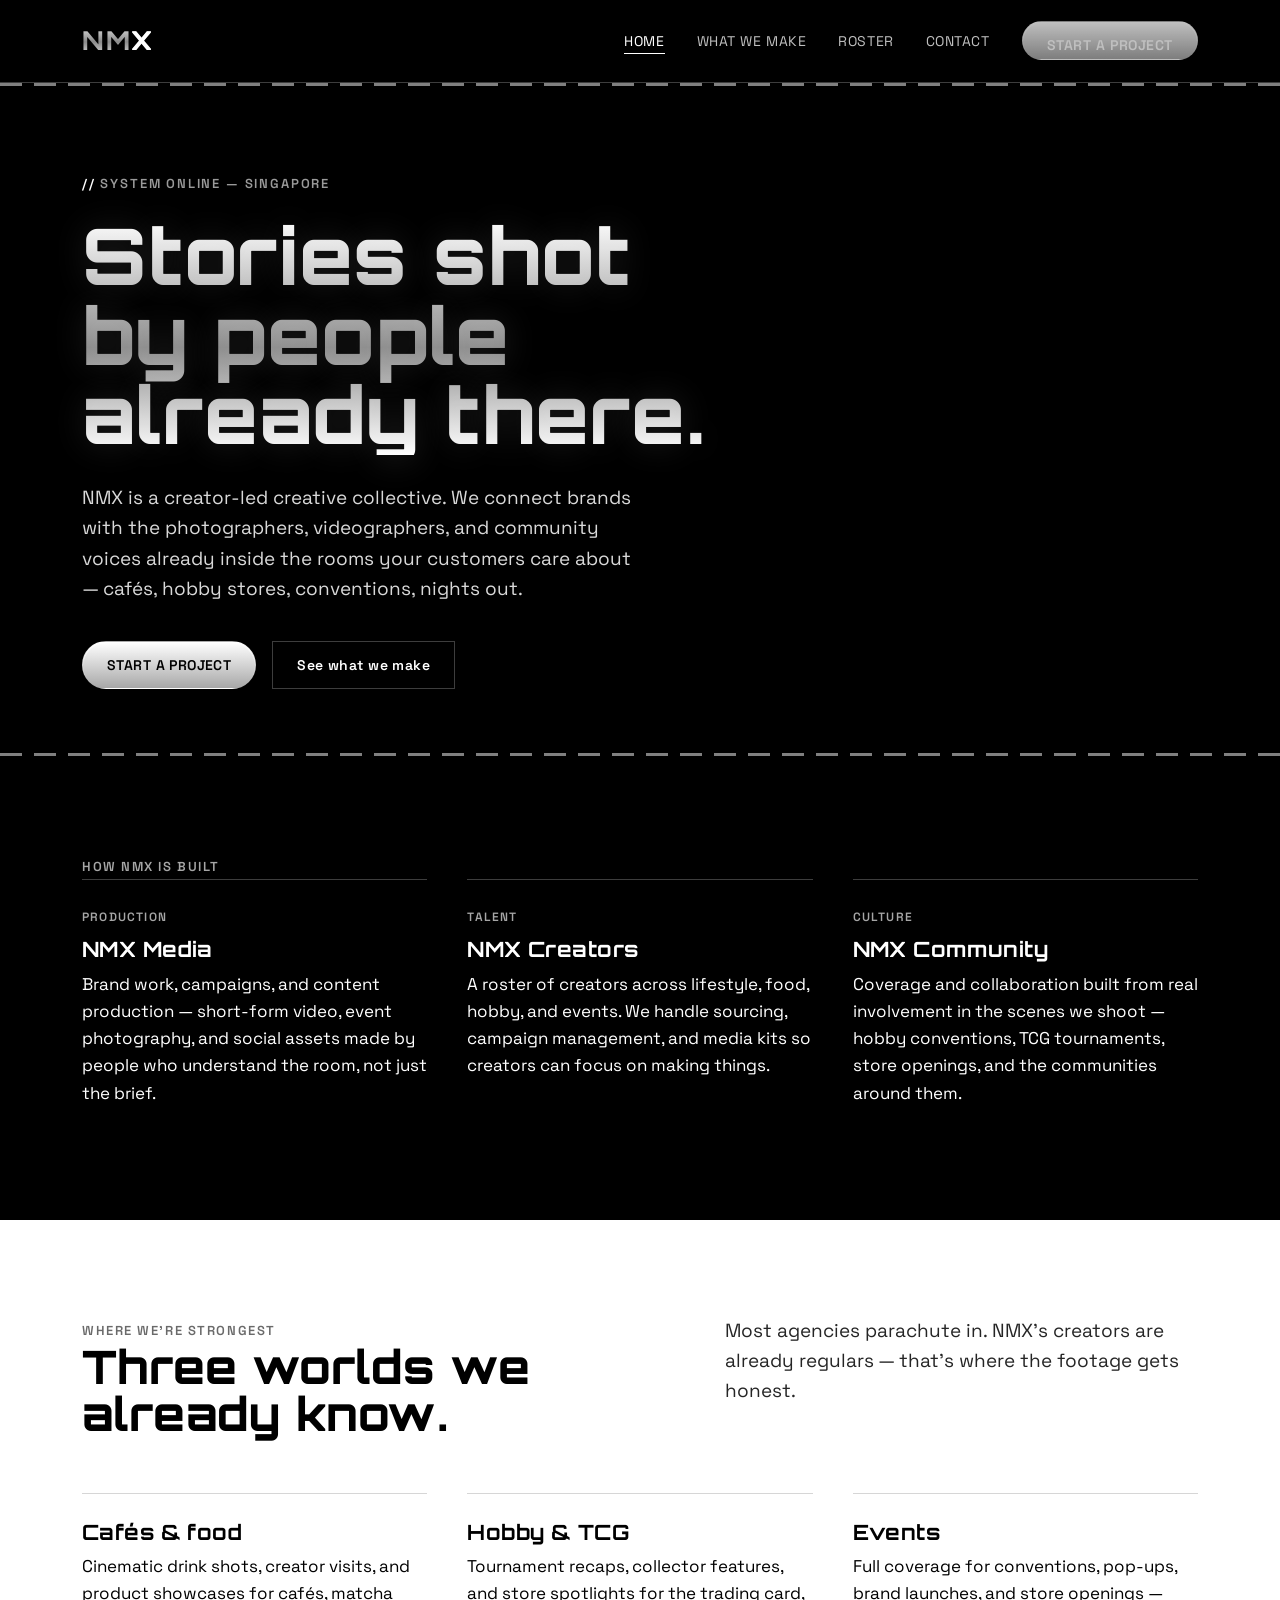
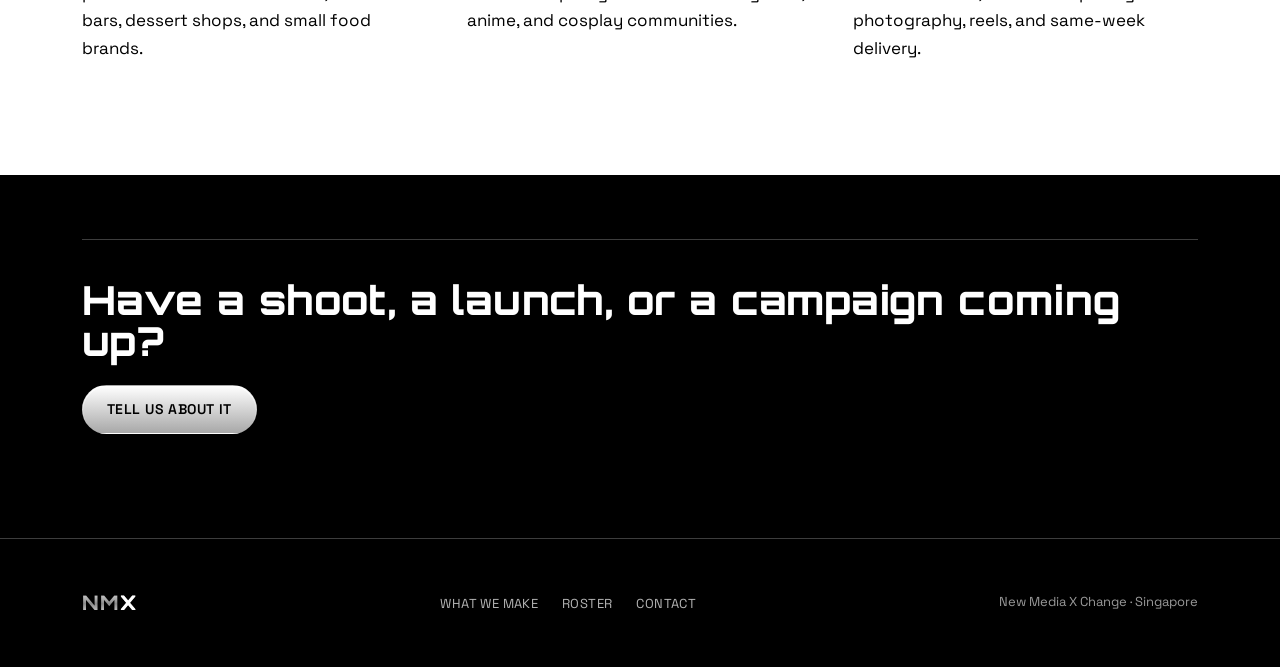
<file: nmx-site/index.html>
<!DOCTYPE html>
<html lang="en">
<head>
<meta charset="UTF-8">
<meta name="viewport" content="width=device-width, initial-scale=1.0">
<title>NMX — Creator Led. Creative Collective. Singapore.</title>
<link rel="stylesheet" href="styles.css">
</head>
<body>

<header class="site">
  <div class="wordmark-row"></div>
  <nav class="nav">
    <a href="index.html" class="wordmark">NM<span>X</span></a>
    <button class="nav-toggle" aria-label="Menu">☰</button>
    <ul class="nav-links">
      <li><a href="index.html" class="active">Home</a></li>
      <li><a href="work.html">What we make</a></li>
      <li><a href="roster.html">Roster</a></li>
      <li><a href="contact.html">Contact</a></li>
      <li><a href="contact.html" class="btn btn-primary">Start a project</a></li>
    </ul>
  </nav>
</header>

<div class="sprockets on-ink">
  <span></span><span></span><span></span><span></span><span></span><span></span><span></span><span></span><span></span><span></span><span></span><span></span><span></span><span></span><span></span><span></span><span></span><span></span><span></span><span></span><span></span><span></span><span></span><span></span><span></span><span></span><span></span><span></span><span></span><span></span>
</div>

<section class="hero">
  <div class="wrap">
    <span class="frame-tag">System online — Singapore</span>
    <h1>Stories shot<br>by people<br>already there.</h1>
    <p class="lede">NMX is a creator-led creative collective. We connect brands with the photographers, videographers, and community voices already inside the rooms your customers care about — cafés, hobby stores, conventions, nights out.</p>
    <div class="actions">
      <a href="contact.html" class="btn btn-primary">Start a project</a>
      <a href="work.html" class="btn btn-outline">See what we make</a>
    </div>
  </div>
</section>

<div class="sprockets on-ink">
  <span></span><span></span><span></span><span></span><span></span><span></span><span></span><span></span><span></span><span></span><span></span><span></span><span></span><span></span><span></span><span></span><span></span><span></span><span></span><span></span><span></span><span></span><span></span><span></span><span></span><span></span><span></span><span></span><span></span><span></span>
</div>

<section>
  <div class="wrap">
    <span class="eyebrow">How NMX is built</span>
    <div class="grid-3">
      <div class="pillar">
        <span class="tag">Production</span>
        <h3>NMX Media</h3>
        <p>Brand work, campaigns, and content production — short-form video, event photography, and social assets made by people who understand the room, not just the brief.</p>
      </div>
      <div class="pillar">
        <span class="tag">Talent</span>
        <h3>NMX Creators</h3>
        <p>A roster of creators across lifestyle, food, hobby, and events. We handle sourcing, campaign management, and media kits so creators can focus on making things.</p>
      </div>
      <div class="pillar">
        <span class="tag">Culture</span>
        <h3>NMX Community</h3>
        <p>Coverage and collaboration built from real involvement in the scenes we shoot — hobby conventions, TCG tournaments, store openings, and the communities around them.</p>
      </div>
    </div>
  </div>
</section>

<section class="on-paper">
  <div class="wrap">
    <div class="grid-2">
      <div>
        <span class="eyebrow">Where we're strongest</span>
        <h2>Three worlds we already know.</h2>
      </div>
      <p class="lede">Most agencies parachute in. NMX's creators are already regulars — that's where the footage gets honest.</p>
    </div>
    <div class="grid-3" style="margin-top:56px;">
      <div class="pillar">
        <h3>Cafés &amp; food</h3>
        <p>Cinematic drink shots, creator visits, and product showcases for cafés, matcha bars, dessert shops, and small food brands.</p>
      </div>
      <div class="pillar">
        <h3>Hobby &amp; TCG</h3>
        <p>Tournament recaps, collector features, and store spotlights for the trading card, anime, and cosplay communities.</p>
      </div>
      <div class="pillar">
        <h3>Events</h3>
        <p>Full coverage for conventions, pop-ups, brand launches, and store openings — photography, reels, and same-week delivery.</p>
      </div>
    </div>
  </div>
</section>

<section class="tight">
  <div class="wrap">
    <div class="open-slot">
      <div>
        <h2 style="font-size: clamp(28px,3.4vw,40px);">Have a shoot, a launch, or a campaign coming up?</h2>
      </div>
      <a href="contact.html" class="btn btn-primary">Tell us about it</a>
    </div>
  </div>
</section>

<footer class="site">
  <div class="wrap footer-row">
    <span class="wordmark" style="font-size:20px;">NM<span>X</span></span>
    <ul class="footer-links">
      <li><a href="work.html">What we make</a></li>
      <li><a href="roster.html">Roster</a></li>
      <li><a href="contact.html">Contact</a></li>
    </ul>
    <span class="fine">New Media X Change · Singapore</span>
  </div>
</footer>

<script src="script.js"></script>
</body>
</html>
</file>
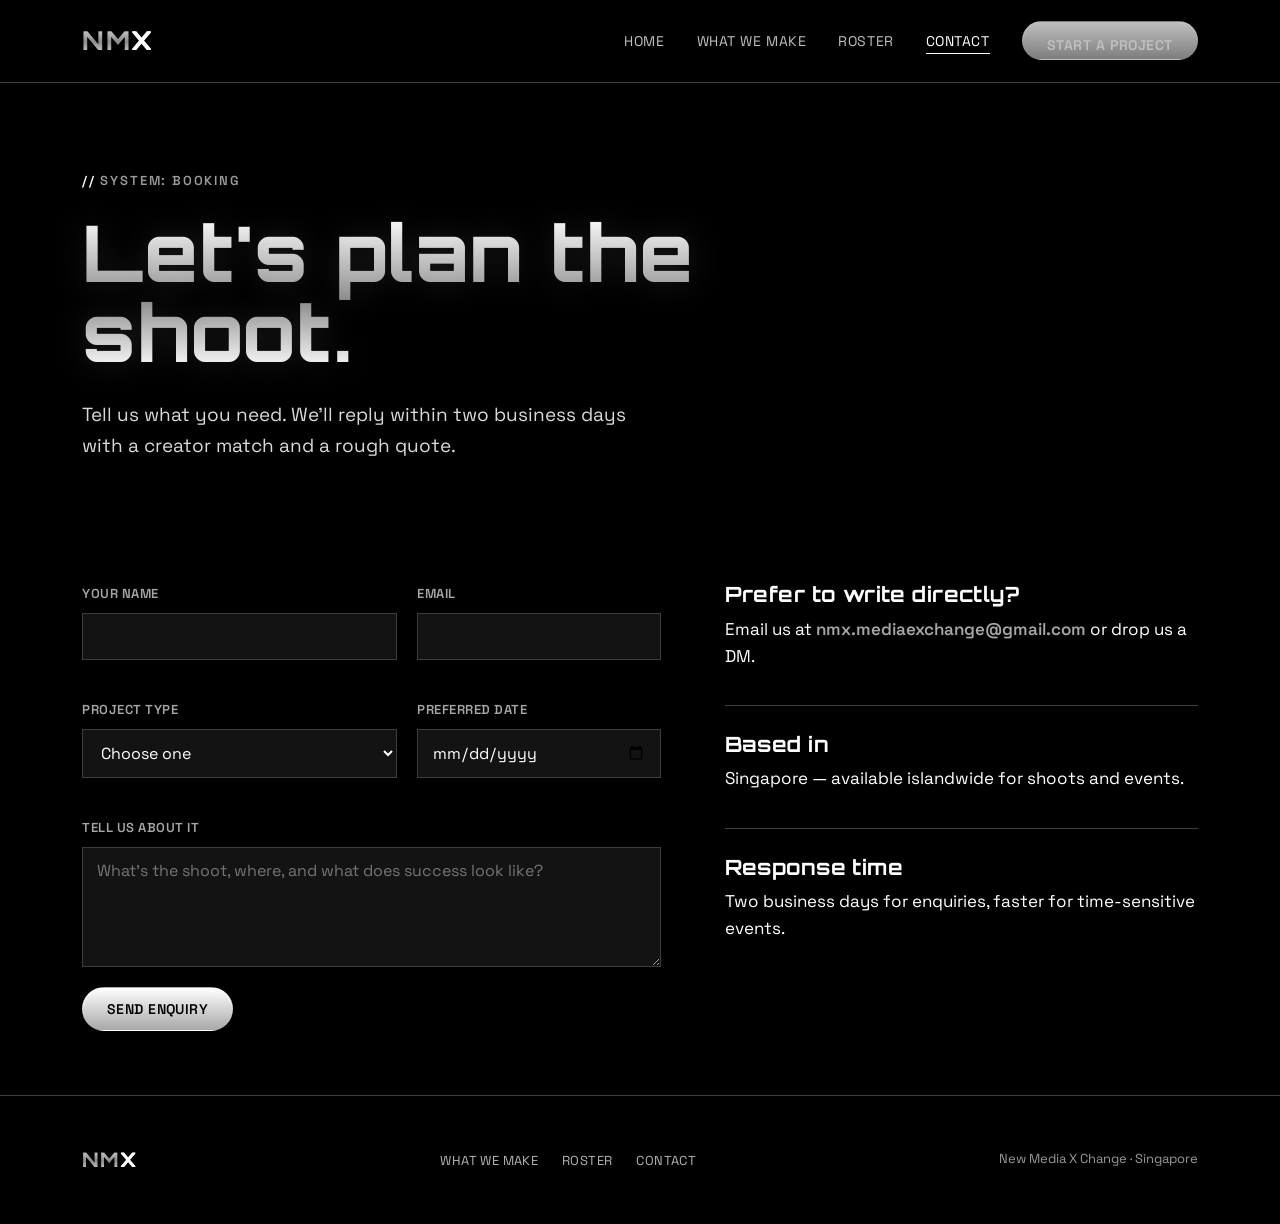
<file: nmx-site/contact.html>
<!DOCTYPE html>
<html lang="en">
<head>
<meta charset="UTF-8">
<meta name="viewport" content="width=device-width, initial-scale=1.0">
<title>Contact & booking — NMX</title>
<link rel="stylesheet" href="styles.css">
</head>
<body>

<header class="site">
  <nav class="nav">
    <a href="index.html" class="wordmark">NM<span>X</span></a>
    <button class="nav-toggle" aria-label="Menu">☰</button>
    <ul class="nav-links">
      <li><a href="index.html">Home</a></li>
      <li><a href="work.html">What we make</a></li>
      <li><a href="roster.html">Roster</a></li>
      <li><a href="contact.html" class="active">Contact</a></li>
      <li><a href="contact.html" class="btn btn-primary">Start a project</a></li>
    </ul>
  </nav>
</header>

<section class="hero" style="padding-bottom: 40px;">
  <div class="wrap">
    <span class="frame-tag">System: Booking</span>
    <h1 style="max-width: 13ch;">Let's plan the shoot.</h1>
    <p class="lede">Tell us what you need. We'll reply within two business days with a creator match and a rough quote.</p>
  </div>
</section>

<section class="tight">
  <div class="wrap grid-2">

    <form id="booking-form">
      <div class="form-grid">
        <div class="field">
          <label for="b-name">Your name</label>
          <input id="b-name" type="text" required>
        </div>
        <div class="field">
          <label for="b-email">Email</label>
          <input id="b-email" type="email" required>
        </div>
        <div class="field">
          <label for="b-project">Project type</label>
          <select id="b-project" required>
            <option value="">Choose one</option>
            <option>Content production (photo/video)</option>
            <option>Brand collaboration</option>
            <option>Event coverage</option>
            <option>Monthly partnership</option>
            <option>Joining the creator roster</option>
            <option>Something else</option>
          </select>
        </div>
        <div class="field">
          <label for="b-date">Preferred date</label>
          <input id="b-date" type="date">
        </div>
        <div class="field full">
          <label for="b-details">Tell us about it</label>
          <textarea id="b-details" placeholder="What's the shoot, where, and what does success look like?" required></textarea>
        </div>
      </div>
      <button type="submit" class="btn btn-primary">Send enquiry</button>
      <p id="booking-confirm" class="fine" hidden style="margin-top:16px;"></p>
    </form>

    <div class="contact-direct">
      <div class="pillar" style="border-top:none; padding-top:0;">
        <h3>Prefer to write directly?</h3>
        <p>Email us at <a href="mailto:nmx.mediaexchange@gmail.com">nmx.mediaexchange@gmail.com</a> or drop us a DM.</p>
      </div>
      <div class="pillar">
        <h3>Based in</h3>
        <p>Singapore — available islandwide for shoots and events.</p>
      </div>
      <div class="pillar">
        <h3>Response time</h3>
        <p>Two business days for enquiries, faster for time-sensitive events.</p>
      </div>
    </div>

  </div>
</section>

<footer class="site">
  <div class="wrap footer-row">
    <span class="wordmark" style="font-size:20px;">NM<span>X</span></span>
    <ul class="footer-links">
      <li><a href="work.html">What we make</a></li>
      <li><a href="roster.html">Roster</a></li>
      <li><a href="contact.html">Contact</a></li>
    </ul>
    <span class="fine">New Media X Change · Singapore</span>
  </div>
</footer>

<script src="script.js"></script>
</body>
</html>
</file>
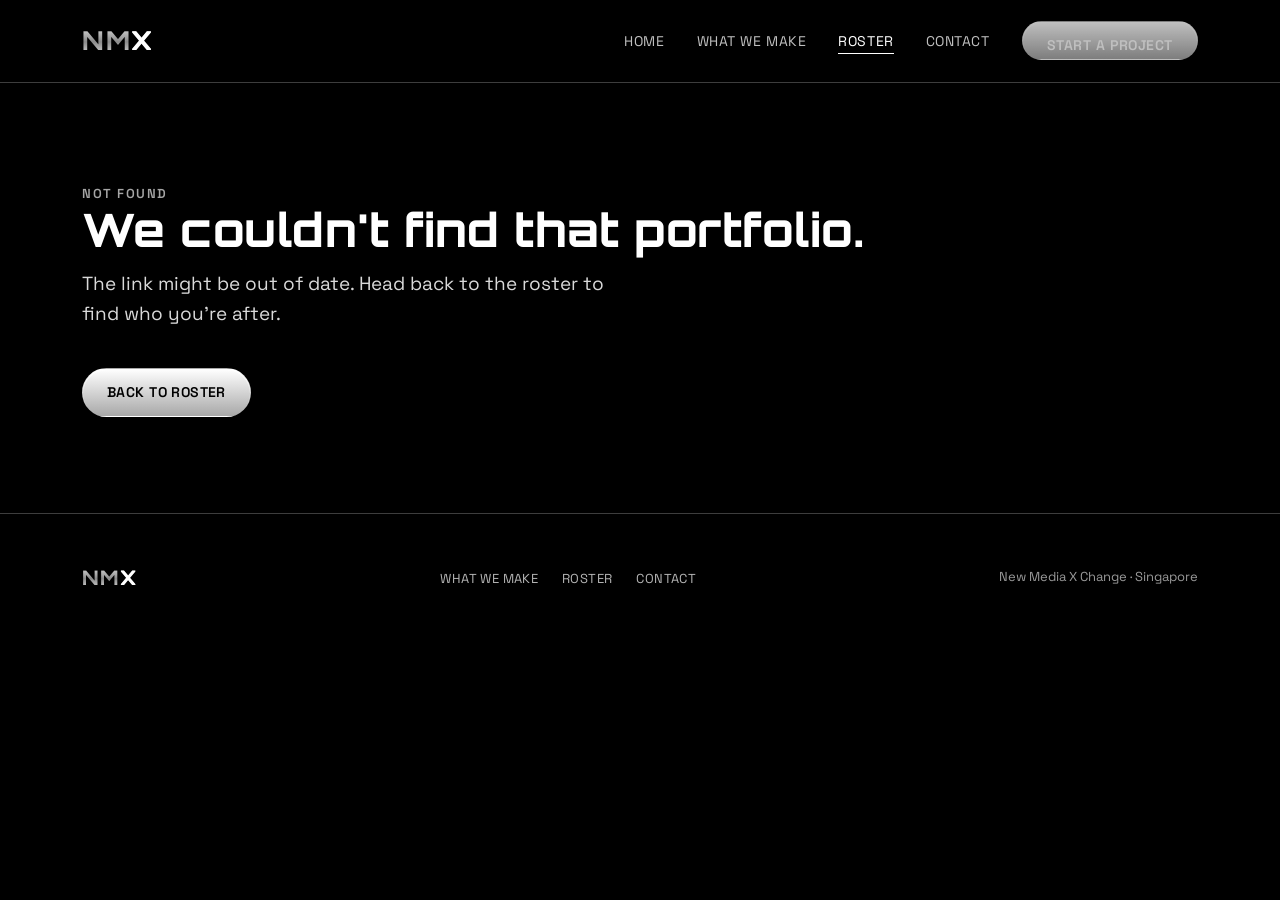
<file: nmx-site/portfolio.html>
<!DOCTYPE html>
<html lang="en">
<head>
<meta charset="UTF-8">
<meta name="viewport" content="width=device-width, initial-scale=1.0">
<title>Portfolio — NMX</title>
<link rel="stylesheet" href="styles.css">
</head>
<body>

<header class="site">
  <nav class="nav">
    <a href="index.html" class="wordmark">NM<span>X</span></a>
    <button class="nav-toggle" aria-label="Menu">☰</button>
    <ul class="nav-links">
      <li><a href="index.html">Home</a></li>
      <li><a href="work.html">What we make</a></li>
      <li><a href="roster.html" class="active">Roster</a></li>
      <li><a href="contact.html">Contact</a></li>
      <li><a href="contact.html" class="btn btn-primary">Start a project</a></li>
    </ul>
  </nav>
</header>

<div id="portfolio-root">
  <section class="hero" style="padding-bottom: 40px;">
    <div class="wrap">
      <span class="frame-tag" id="p-frame-tag">Contact sheet</span>
      <h1 id="p-name" style="max-width: 16ch;">Name</h1>
      <p class="handle" id="p-role" style="font-size:16px; opacity:.85;">Role</p>
      <p class="lede" id="p-tagline" style="margin-top:22px;">Tagline</p>
      <div class="actions" id="p-socials"></div>
    </div>
  </section>

  <div class="sprockets on-ink">
    <span></span><span></span><span></span><span></span><span></span><span></span><span></span><span></span><span></span><span></span><span></span><span></span><span></span><span></span><span></span><span></span><span></span><span></span><span></span><span></span><span></span><span></span><span></span><span></span><span></span><span></span><span></span><span></span><span></span><span></span>
  </div>

  <section class="tight">
    <div class="wrap">
      <div class="gallery" id="p-gallery"></div>
    </div>
  </section>

  <section class="on-paper">
    <div class="wrap grid-2">
      <div>
        <span class="eyebrow">About <span id="p-handle">@handle</span></span>
        <p id="p-bio" style="font-size:18px;"></p>
      </div>
      <div class="pillar" style="border-top:none; padding-top:0;">
        <h3>Services</h3>
        <div class="services" id="p-services"></div>
      </div>
    </div>
  </section>

  <section class="tight">
    <div class="wrap">
      <div class="open-slot">
        <div>
          <h3>Want to work together?</h3>
          <p class="fine">Send a booking enquiry straight through — we'll route it to the right person.</p>
        </div>
        <a href="contact.html" id="p-book" class="btn btn-primary">Book this creator</a>
      </div>
    </div>
  </section>
</div>

<div id="portfolio-not-found" class="wrap" style="padding: 96px 32px; text-align:left;" hidden>
  <span class="eyebrow">Not found</span>
  <h2>We couldn't find that portfolio.</h2>
  <p class="lede" style="margin-top:16px;">The link might be out of date. Head back to the roster to find who you're after.</p>
  <a href="roster.html" class="btn btn-primary" style="margin-top: 20px;">Back to roster</a>
</div>

<footer class="site">
  <div class="wrap footer-row">
    <span class="wordmark" style="font-size:20px;">NM<span>X</span></span>
    <ul class="footer-links">
      <li><a href="work.html">What we make</a></li>
      <li><a href="roster.html">Roster</a></li>
      <li><a href="contact.html">Contact</a></li>
    </ul>
    <span class="fine">New Media X Change · Singapore</span>
  </div>
</footer>

<script src="portfolios-data.js"></script>
<script src="portfolio.js"></script>
<script src="script.js"></script>
</body>
</html>
</file>
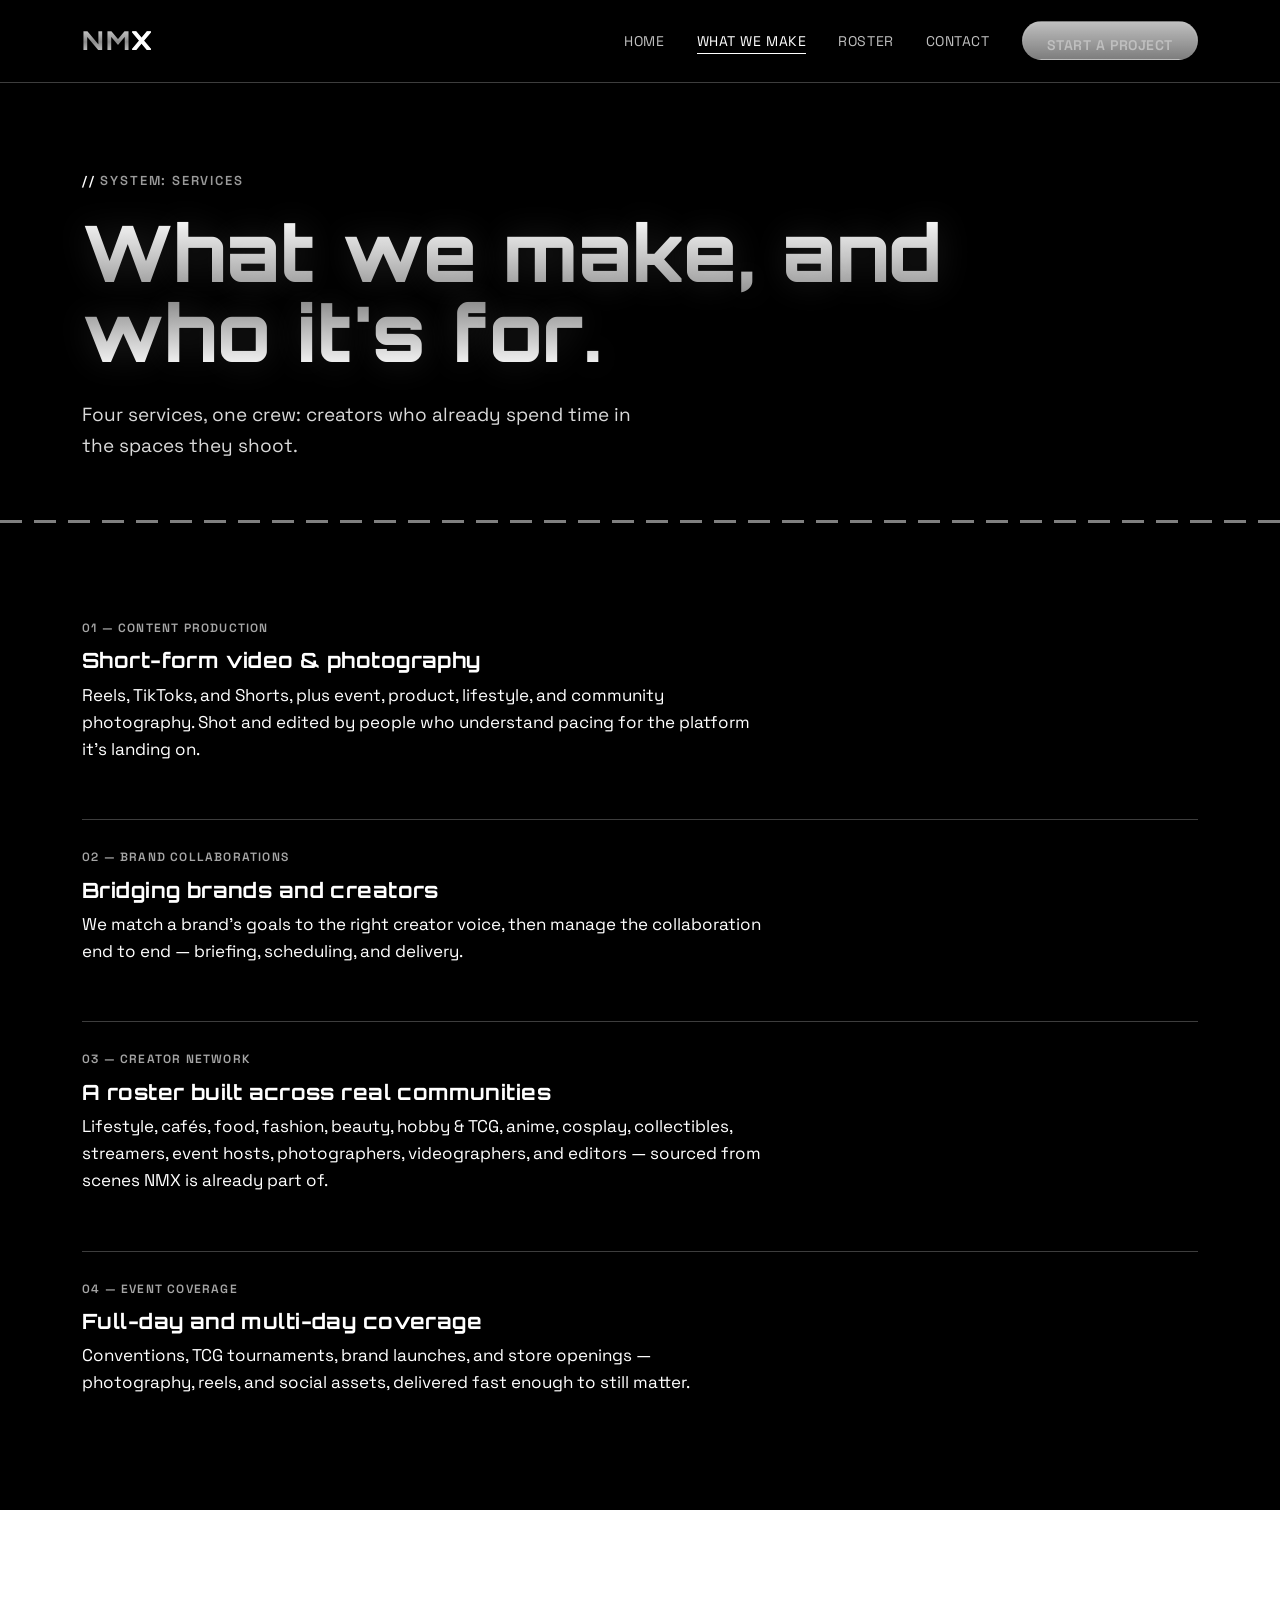
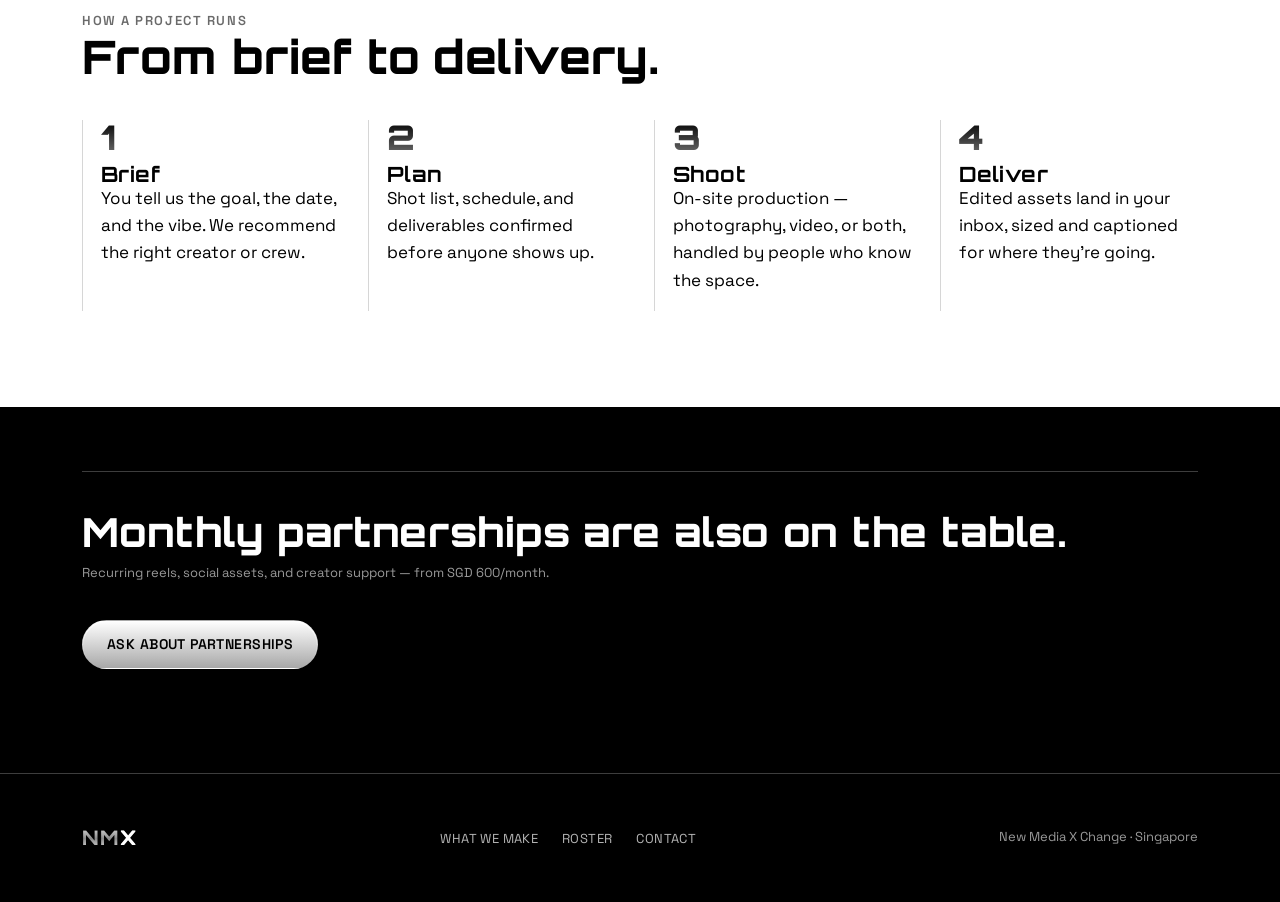
<file: nmx-site/work.html>
<!DOCTYPE html>
<html lang="en">
<head>
<meta charset="UTF-8">
<meta name="viewport" content="width=device-width, initial-scale=1.0">
<title>What we make — NMX</title>
<link rel="stylesheet" href="styles.css">
</head>
<body>

<header class="site">
  <nav class="nav">
    <a href="index.html" class="wordmark">NM<span>X</span></a>
    <button class="nav-toggle" aria-label="Menu">☰</button>
    <ul class="nav-links">
      <li><a href="index.html">Home</a></li>
      <li><a href="work.html" class="active">What we make</a></li>
      <li><a href="roster.html">Roster</a></li>
      <li><a href="contact.html">Contact</a></li>
      <li><a href="contact.html" class="btn btn-primary">Start a project</a></li>
    </ul>
  </nav>
</header>

<section class="hero" style="padding-bottom: 40px;">
  <div class="wrap">
    <span class="frame-tag">System: Services</span>
    <h1 style="max-width: 14ch;">What we make, and who it's for.</h1>
    <p class="lede">Four services, one crew: creators who already spend time in the spaces they shoot.</p>
  </div>
</section>

<div class="sprockets on-ink">
  <span></span><span></span><span></span><span></span><span></span><span></span><span></span><span></span><span></span><span></span><span></span><span></span><span></span><span></span><span></span><span></span><span></span><span></span><span></span><span></span><span></span><span></span><span></span><span></span><span></span><span></span><span></span><span></span><span></span><span></span>
</div>

<section>
  <div class="wrap">
    <div class="pillar" style="border-top:none; padding-top:0; margin-bottom: 56px;">
      <span class="tag">01 — Content production</span>
      <h3>Short-form video &amp; photography</h3>
      <p>Reels, TikToks, and Shorts, plus event, product, lifestyle, and community photography. Shot and edited by people who understand pacing for the platform it's landing on.</p>
    </div>
    <div class="pillar" style="margin-bottom: 56px;">
      <span class="tag">02 — Brand collaborations</span>
      <h3>Bridging brands and creators</h3>
      <p>We match a brand's goals to the right creator voice, then manage the collaboration end to end — briefing, scheduling, and delivery.</p>
    </div>
    <div class="pillar" style="margin-bottom: 56px;">
      <span class="tag">03 — Creator network</span>
      <h3>A roster built across real communities</h3>
      <p>Lifestyle, cafés, food, fashion, beauty, hobby &amp; TCG, anime, cosplay, collectibles, streamers, event hosts, photographers, videographers, and editors — sourced from scenes NMX is already part of.</p>
    </div>
    <div class="pillar">
      <span class="tag">04 — Event coverage</span>
      <h3>Full-day and multi-day coverage</h3>
      <p>Conventions, TCG tournaments, brand launches, and store openings — photography, reels, and social assets, delivered fast enough to still matter.</p>
    </div>
  </div>
</section>

<section class="on-paper">
  <div class="wrap">
    <span class="eyebrow">How a project runs</span>
    <h2 style="margin-bottom: 40px;">From brief to delivery.</h2>
    <div class="process">
      <div class="step">
        <span class="num">1</span>
        <h3>Brief</h3>
        <p>You tell us the goal, the date, and the vibe. We recommend the right creator or crew.</p>
      </div>
      <div class="step">
        <span class="num">2</span>
        <h3>Plan</h3>
        <p>Shot list, schedule, and deliverables confirmed before anyone shows up.</p>
      </div>
      <div class="step">
        <span class="num">3</span>
        <h3>Shoot</h3>
        <p>On-site production — photography, video, or both, handled by people who know the space.</p>
      </div>
      <div class="step">
        <span class="num">4</span>
        <h3>Deliver</h3>
        <p>Edited assets land in your inbox, sized and captioned for where they're going.</p>
      </div>
    </div>
  </div>
</section>

<section class="tight">
  <div class="wrap">
    <div class="open-slot">
      <div>
        <h2 style="font-size: clamp(28px,3.4vw,40px);">Monthly partnerships are also on the table.</h2>
        <p class="fine" style="margin-top:10px;">Recurring reels, social assets, and creator support — from SGD 600/month.</p>
      </div>
      <a href="contact.html" class="btn btn-primary">Ask about partnerships</a>
    </div>
  </div>
</section>

<footer class="site">
  <div class="wrap footer-row">
    <span class="wordmark" style="font-size:20px;">NM<span>X</span></span>
    <ul class="footer-links">
      <li><a href="work.html">What we make</a></li>
      <li><a href="roster.html">Roster</a></li>
      <li><a href="contact.html">Contact</a></li>
    </ul>
    <span class="fine">New Media X Change · Singapore</span>
  </div>
</footer>

<script src="script.js"></script>
</body>
</html>
</file>
<file: nmx-site/styles.css>
@import url('https://fonts.googleapis.com/css2?family=Orbitron:wght@600;700;800;900&family=Space+Grotesk:wght@400;500;600;700&display=swap');

:root{
  /* Y2K monochrome system */
  --ink: #000000;
  --ink-soft: #131313;
  --ink-line: #3d3d3d;
  --paper: #ffffff;
  --paper-line: #d6d6d6;
  --flash: #ffffff;
  --flash-dim: #9a9a9a;
  --teal: #a6a6a6;
  --cream: #ffffff;
  --ink-text: #000000;
  --chrome-a: #ffffff;
  --chrome-b: #8a8a8a;
  --chrome-c: #ffffff;

  --display: "Orbitron", sans-serif;
  --body: "Space Grotesk", sans-serif;
}

*{ box-sizing: border-box; }

html{ scroll-behavior: smooth; }

body{
  margin: 0;
  background: var(--ink);
  color: var(--cream);
  font-family: var(--body);
  font-size: 17px;
  line-height: 1.6;
  -webkit-font-smoothing: antialiased;
}

body.light{
  background: var(--paper);
  color: var(--ink-text);
}

a{ color: inherit; }

img{ max-width: 100%; display: block; }

.wrap{
  max-width: 1180px;
  margin: 0 auto;
  padding: 0 32px;
}

/* ---------- scanline divider (was: filmstrip sprockets) ---------- */

.sprockets{
  height: 3px;
  overflow: hidden;
  background: repeating-linear-gradient(
    90deg,
    var(--sprocket-color, #ffffff) 0px,
    var(--sprocket-color, #ffffff) 22px,
    transparent 22px,
    transparent 34px
  );
  opacity: .5;
}
.sprockets span{ display: none; }
.sprockets.on-ink{ --sprocket-color: #ffffff; }
.sprockets.on-paper{ --sprocket-color: #000000; }

/* ---------- nav ---------- */

header.site{
  position: sticky;
  top: 0;
  z-index: 20;
  background: var(--ink);
  border-bottom: 1px solid var(--ink-line);
}

.nav{
  display: flex;
  align-items: center;
  justify-content: space-between;
  padding: 20px 32px;
  max-width: 1180px;
  margin: 0 auto;
}

.wordmark{
  font-family: var(--display);
  font-weight: 800;
  font-size: 26px;
  letter-spacing: 0.06em;
  text-decoration: none;
  color: var(--cream);
  background: linear-gradient(180deg, var(--chrome-a) 0%, var(--chrome-b) 52%, var(--chrome-c) 100%);
  -webkit-background-clip: text;
  background-clip: text;
  -webkit-text-fill-color: transparent;
}
.wordmark span{ -webkit-text-fill-color: var(--cream); color: var(--cream); }

.nav-links{
  display: flex;
  gap: 32px;
  align-items: center;
  list-style: none;
  margin: 0; padding: 0;
}
.nav-links a{
  text-decoration: none;
  font-size: 14px;
  letter-spacing: 0.04em;
  text-transform: uppercase;
  color: var(--cream);
  opacity: .75;
  padding-bottom: 3px;
  border-bottom: 1px solid transparent;
  transition: opacity .15s ease, border-color .15s ease;
}
.nav-links a:hover, .nav-links a.active{
  opacity: 1;
  border-color: var(--flash);
}

.btn{
  display: inline-flex;
  align-items: center;
  gap: 8px;
  font-family: var(--body);
  font-weight: 600;
  font-size: 14px;
  letter-spacing: 0.03em;
  padding: 12px 24px;
  text-decoration: none;
  border: 1px solid transparent;
  cursor: pointer;
}
.btn-primary{
  border-radius: 999px;
  background: linear-gradient(180deg, #ffffff 0%, #d8d8d8 45%, #a8a8a8 100%);
  color: #000000;
  box-shadow: inset 0 1px 0 rgba(255,255,255,.9), 0 2px 10px rgba(0,0,0,.4);
  text-transform: uppercase;
}
.btn-primary:hover{ background: linear-gradient(180deg, #ffffff 0%, #e8e8e8 45%, #bcbcbc 100%); }
.btn-outline{
  border-radius: 0;
  background: transparent;
  border-color: var(--ink-line);
  color: var(--cream);
}
.btn-outline:hover{ border-color: var(--flash); }
.btn-outline.on-paper{ border-color: var(--paper-line); color: var(--ink-text); }
.btn-outline.on-paper:hover{ border-color: #000000; }

.nav-toggle{
  display: none;
  background: none;
  border: none;
  color: var(--cream);
  font-size: 26px;
  cursor: pointer;
}

/* ---------- sections ---------- */

section{ padding: 96px 0; }
section.tight{ padding: 64px 0; }
section.on-paper{ background: var(--paper); color: var(--ink-text); }

.eyebrow{
  font-family: var(--body);
  font-weight: 600;
  font-size: 13px;
  letter-spacing: 0.12em;
  text-transform: uppercase;
  color: var(--teal);
  margin: 0 0 14px;
}
section.on-paper .eyebrow{ color: #6a6a6a; }

h1, h2, h3{
  font-family: var(--display);
  font-weight: 800;
  line-height: 1.02;
  margin: 0;
  letter-spacing: 0.01em;
}

h1{
  font-size: clamp(40px, 6.2vw, 78px);
  background: linear-gradient(180deg, var(--chrome-a) 0%, var(--chrome-b) 55%, var(--chrome-c) 100%);
  -webkit-background-clip: text;
  background-clip: text;
  -webkit-text-fill-color: transparent;
  text-shadow: 0 0 34px rgba(255,255,255,.12);
}
section.on-paper h1{
  background: linear-gradient(180deg, #000000 0%, #4a4a4a 55%, #000000 100%);
  -webkit-background-clip: text;
  background-clip: text;
  -webkit-text-fill-color: transparent;
  text-shadow: none;
}
h2{ font-size: clamp(30px, 4vw, 46px); }
h3{ font-size: 21px; font-weight: 700; letter-spacing: 0.02em; }

p{ margin: 0 0 1em; max-width: 62ch; }
.lede{ font-size: 19px; max-width: 46ch; opacity: .85; }

.grid-2{
  display: grid;
  grid-template-columns: 1.1fr 0.9fr;
  gap: 64px;
  align-items: start;
}

.grid-3{
  display: grid;
  grid-template-columns: repeat(3, 1fr);
  gap: 40px;
}

.hero{
  padding-top: 88px;
  padding-bottom: 64px;
}
.hero .frame-tag{
  font-family: var(--body);
  font-weight: 600;
  font-size: 13px;
  letter-spacing: 0.14em;
  text-transform: uppercase;
  color: var(--flash-dim);
  margin-bottom: 22px;
  display: block;
}
.hero .frame-tag::before{ content: "// "; color: var(--flash); }
.hero h1{ max-width: 12ch; }
.hero .lede{ margin-top: 28px; }
.hero .actions{ display: flex; gap: 16px; margin-top: 36px; }

/* pillar / niche blocks: rules instead of cards */
.pillar{
  border-top: 1px solid var(--ink-line);
  padding-top: 28px;
}
section.on-paper .pillar{ border-top-color: var(--paper-line); }
.pillar h3{ margin-bottom: 10px; }
.pillar .tag{
  font-size: 12px;
  letter-spacing: 0.1em;
  text-transform: uppercase;
  color: var(--teal);
  font-weight: 600;
  margin-bottom: 12px;
  display: block;
}
section.on-paper .pillar .tag{ color: #6a6a6a; }

/* process steps - genuine sequence, numbered */
.process{
  display: grid;
  grid-template-columns: repeat(4, 1fr);
  gap: 28px;
  counter-reset: step;
}
.step{
  border-left: 1px solid var(--ink-line);
  padding-left: 18px;
}
section.on-paper .step{ border-left-color: var(--paper-line); }
.step .num{
  font-family: var(--display);
  font-size: 34px;
  font-weight: 900;
  color: var(--ink-text, var(--flash));
  background: linear-gradient(180deg, var(--chrome-a) 0%, var(--chrome-b) 100%);
  -webkit-background-clip: text;
  background-clip: text;
  -webkit-text-fill-color: transparent;
  line-height: 1;
  display: block;
  margin-bottom: 10px;
}
section.on-paper .step .num{
  background: linear-gradient(180deg, #000000 0%, #6a6a6a 100%);
  -webkit-background-clip: text;
  background-clip: text;
  -webkit-text-fill-color: transparent;
}

/* roster */
.creator{
  display: grid;
  grid-template-columns: 220px 1fr;
  gap: 36px;
  align-items: start;
  padding: 40px 0;
  border-top: 1px solid var(--ink-line);
}
.creator .photo{
  width: 220px;
  height: 220px;
  background: var(--ink-soft);
  border: 1px solid var(--ink-line);
  display: flex;
  align-items: center;
  justify-content: center;
  font-family: var(--display);
  font-size: 14px;
  color: var(--teal);
  text-align: center;
  padding: 12px;
  overflow: hidden;
}
.creator .photo img{ filter: grayscale(1) contrast(1.12); }
.creator .handle{ color: var(--teal); font-weight: 600; font-size: 14px; letter-spacing: 0.04em; }
.creator .services{
  display: flex;
  flex-wrap: wrap;
  gap: 8px;
  margin-top: 14px;
}
.creator .services span{
  border: 1px solid var(--ink-line);
  border-radius: 0;
  padding: 5px 11px;
  font-size: 12px;
  letter-spacing: 0.03em;
  text-transform: uppercase;
}

.open-slot{
  border-top: 1px solid var(--ink-line);
  padding: 40px 0;
  display: flex;
  align-items: center;
  justify-content: space-between;
  gap: 24px;
  flex-wrap: wrap;
}

/* contact / booking form */
.form-grid{
  display: grid;
  grid-template-columns: 1fr 1fr;
  gap: 20px;
}
.field{ display: flex; flex-direction: column; gap: 8px; margin-bottom: 20px; }
.field.full{ grid-column: 1 / -1; }
label{ font-size: 13px; font-weight: 600; letter-spacing: 0.04em; text-transform: uppercase; color: var(--teal); }
input, select, textarea{
  font-family: var(--body);
  font-size: 16px;
  background: var(--ink-soft);
  border: 1px solid var(--ink-line);
  color: var(--cream);
  border-radius: 0;
  padding: 12px 14px;
}
input:focus, select:focus, textarea:focus{
  outline: 2px solid var(--flash);
  outline-offset: 1px;
}
textarea{ resize: vertical; min-height: 120px; }

.contact-direct{
  display: flex;
  flex-direction: column;
  gap: 18px;
}
.contact-direct a{ text-decoration: none; color: var(--teal); font-weight: 600; }

/* portfolio gallery */
.gallery{
  display: grid;
  grid-template-columns: repeat(3, 1fr);
  gap: 4px;
}
.gallery-item{
  aspect-ratio: 4 / 5;
  overflow: hidden;
  background: var(--ink-soft);
}
.gallery-item img{
  width: 100%;
  height: 100%;
  object-fit: cover;
  filter: grayscale(1) contrast(1.12);
  transition: filter .2s ease;
}
.gallery-item img:hover{ filter: grayscale(0.2) contrast(1.05); }
.gallery-item.gallery-placeholder{
  display: flex;
  align-items: center;
  justify-content: center;
  color: var(--teal);
  font-family: var(--display);
  font-size: 14px;
  letter-spacing: 0.06em;
  border: 1px dashed var(--ink-line);
}
@media (max-width: 860px){
  .gallery{ grid-template-columns: repeat(2, 1fr); }
}

/* footer */
footer.site{
  border-top: 1px solid var(--ink-line);
  padding: 48px 0;
}
.footer-row{
  display: flex;
  justify-content: space-between;
  align-items: center;
  flex-wrap: wrap;
  gap: 20px;
}
.footer-links{ display: flex; gap: 24px; list-style: none; padding: 0; margin: 0; }
.footer-links a{ text-decoration: none; font-size: 13px; letter-spacing: 0.03em; text-transform: uppercase; opacity: .7; }
.footer-links a:hover{ opacity: 1; }
.fine{ font-size: 13px; opacity: .6; }

/* utility */
.mt-0{ margin-top: 0; }
.stack{ display: flex; flex-direction: column; gap: 6px; }

@media (max-width: 860px){
  .nav-links{
    position: fixed;
    inset: 68px 0 0 0;
    background: var(--ink);
    flex-direction: column;
    align-items: flex-start;
    padding: 32px;
    gap: 22px;
    display: none;
  }
  .nav-links.open{ display: flex; }
  .nav-toggle{ display: block; }
  .grid-2, .grid-3, .process{ grid-template-columns: 1fr; }
  .creator{ grid-template-columns: 1fr; }
  .creator .photo{ width: 140px; height: 140px; }
  .form-grid{ grid-template-columns: 1fr; }
  section{ padding: 64px 0; }
}
</file>
